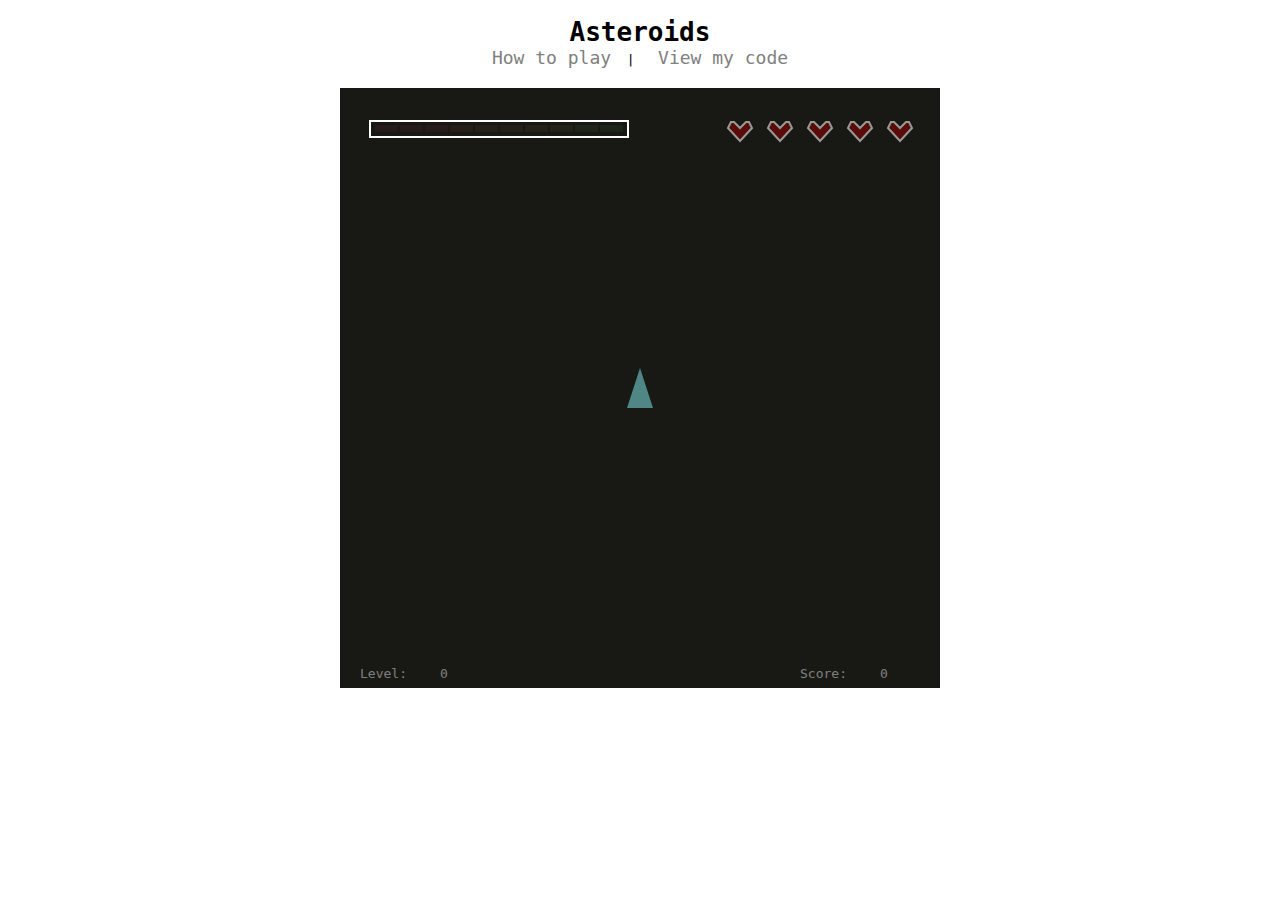
<file: index.html>
<!DOCTYPE html>
<html>

    <head>
        <style>
            @import url(styles/style.css);
        </style>
        <script src="script/svgelement.js"></script>
        <script src="script/observable.js"></script>
        <script src="script/asteroids.js"></script>

        <title>Asteroids</title>
    </head>

    <body class='index-body'>
        <div class='center-container'>
            <div class='header'>
                <h1 class='title'>Asteroids</h1>
                <a href='instructions.html'>How to play</a>&nbsp; | &nbsp;
                <a href='https://github.com/kahxuan/asteroids'>View my code</a>
            </div>
        </div>

        <div class='center-container'>
            <svg id="canvas" width="600" height="600">
                <text x="20" y="590">Level: </text>
                <text id="level" x="100" y="590">0</text>
                <text x="460" y="590">Score: </text>
                <text id="score" x="540" y="590">0</text>
            </svg>
        </div>

    </body>
</html>
</file>
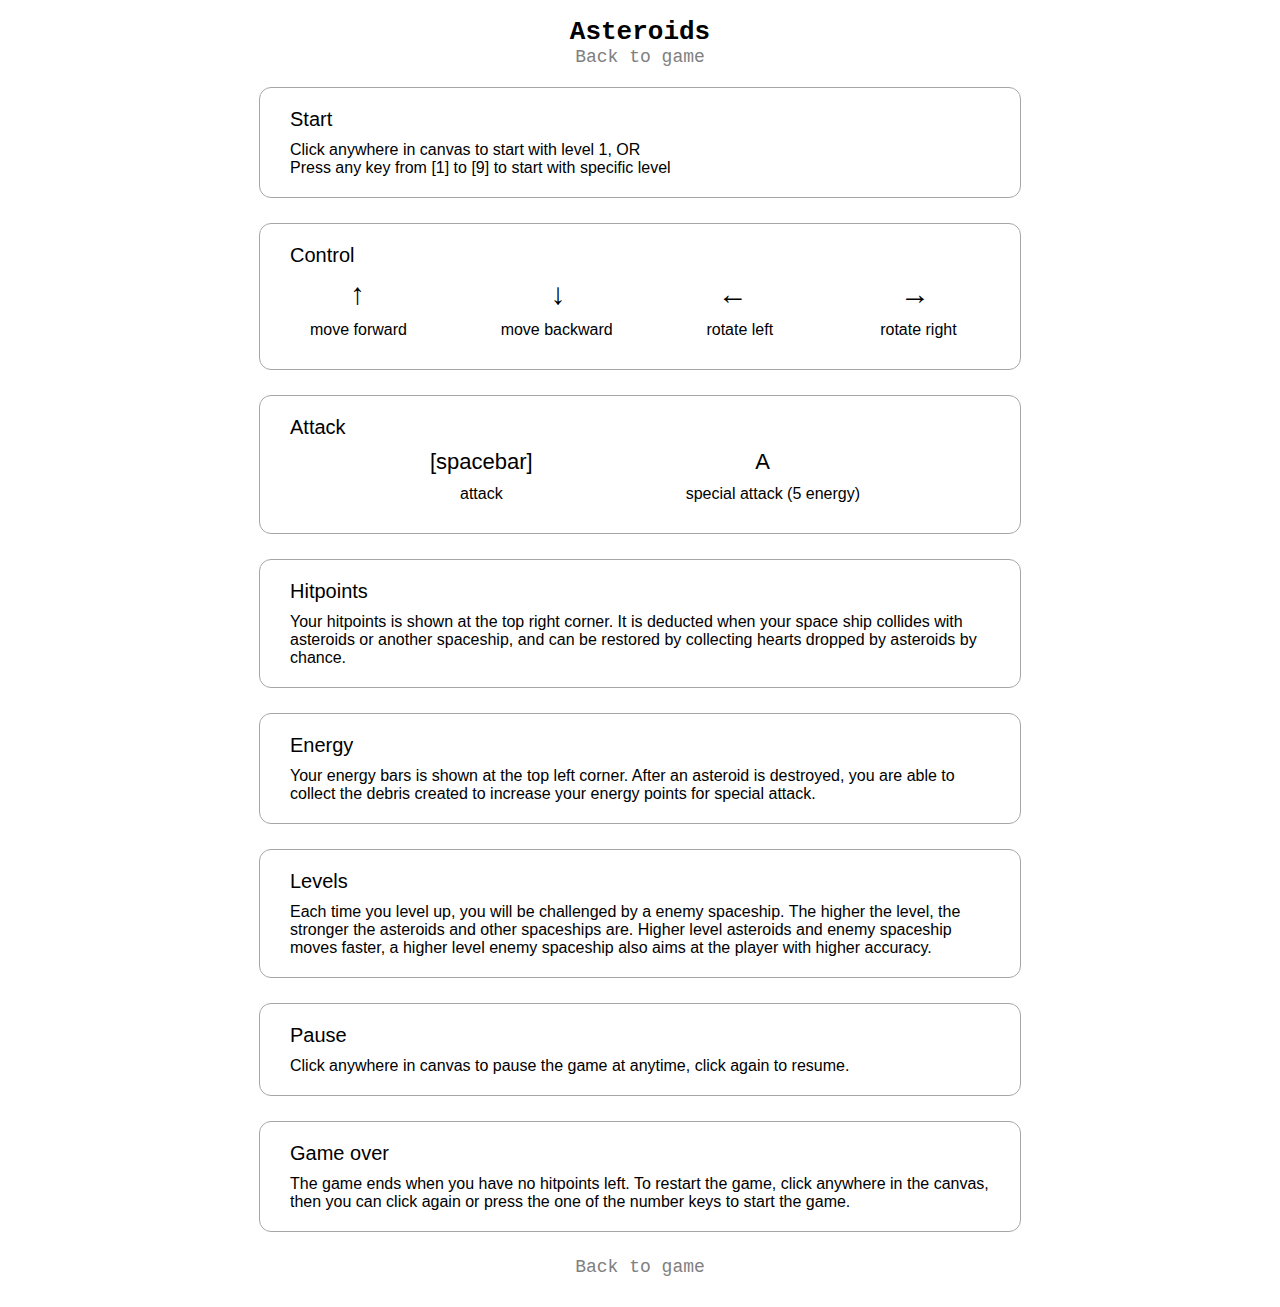
<file: instructions.html>
<!DOCTYPE html>
<html>

    <head>
        <style>
            @import url(styles/style.css);
        </style>

        <title>Asteroids</title>
    </head>

    <body>
        <div class='center-container'>
            <div class='header'>
                <h1 class='title'>Asteroids</h1>
                <a href='index.html'>Back to game</a>
            </div>
        </div>

        <div class='container'>

            <div class='section'>
                <div class='section-title'>Start</div>
                Click anywhere in canvas to start with level 1, OR</br>
                Press any key from [1] to [9] to start with specific level
            </div>

            <div class='section'>
                
                <div class='section-title'>Control</div>
                <div class='arrows'>
                    <span>&uarr;</span>
                    <span>&nbsp;&nbsp;&nbsp;&nbsp;&darr;</span>
                    <span>&larr;</span>
                    <span>&rarr;</span>
                </div>

                <div class='arrows-desc'>
                    <span>move forward</span>
                    <span>move backward</span>
                    <span>rotate left&nbsp;&nbsp;&nbsp;</span>
                    <span>rotate right&nbsp;&nbsp;&nbsp;</span>
                </div>

            </div>

            <div class='section'>
                <div class='section-title'>Attack</div>
                <div class='attack'>
                    <span>[spacebar]</span>
                    <span>A</span>
                </div>

                <div class='attack-desc'>
                    <span>attack</span>
                    <span>special attack (5 energy)</span>
                </div>
            </div>

            <div class='section'>
                <div class='section-title'>Hitpoints</div>
                Your hitpoints is shown at the top right corner. It is deducted when your space ship collides with asteroids or another spaceship, and can be restored by collecting hearts dropped by asteroids by chance.
            </div>

            <div class='section'>
                <div class='section-title'>Energy</div>
                Your energy bars is shown at the top left corner. After an asteroid is destroyed, you are able to collect the debris created to increase your energy points for special attack.
            </div>

            <div class='section'>
                <div class='section-title'>Levels</div>
                Each time you level up, you will be challenged by a enemy spaceship. The higher the level, the stronger the asteroids and other spaceships are. Higher level asteroids and enemy spaceship moves faster, a higher level enemy spaceship also aims at the player with higher accuracy.
            </div>

            <div class='section'>
                <div class='section-title'>Pause</div>
                Click anywhere in canvas to pause the game at anytime, click again to resume.
            </div>

            <div class='section'>
                <div class='section-title'>Game over</div>
                The game ends when you have no hitpoints left. To restart the game, click anywhere in the canvas, then you can click again or press the one of the number keys to start the game.
            </div>

        </div>

        <div class='center-container'>
            <div class='header'>
                <a href='index.html'>Back to game</a>
            </div>
        </div>

    </body>
</html>
</file>
